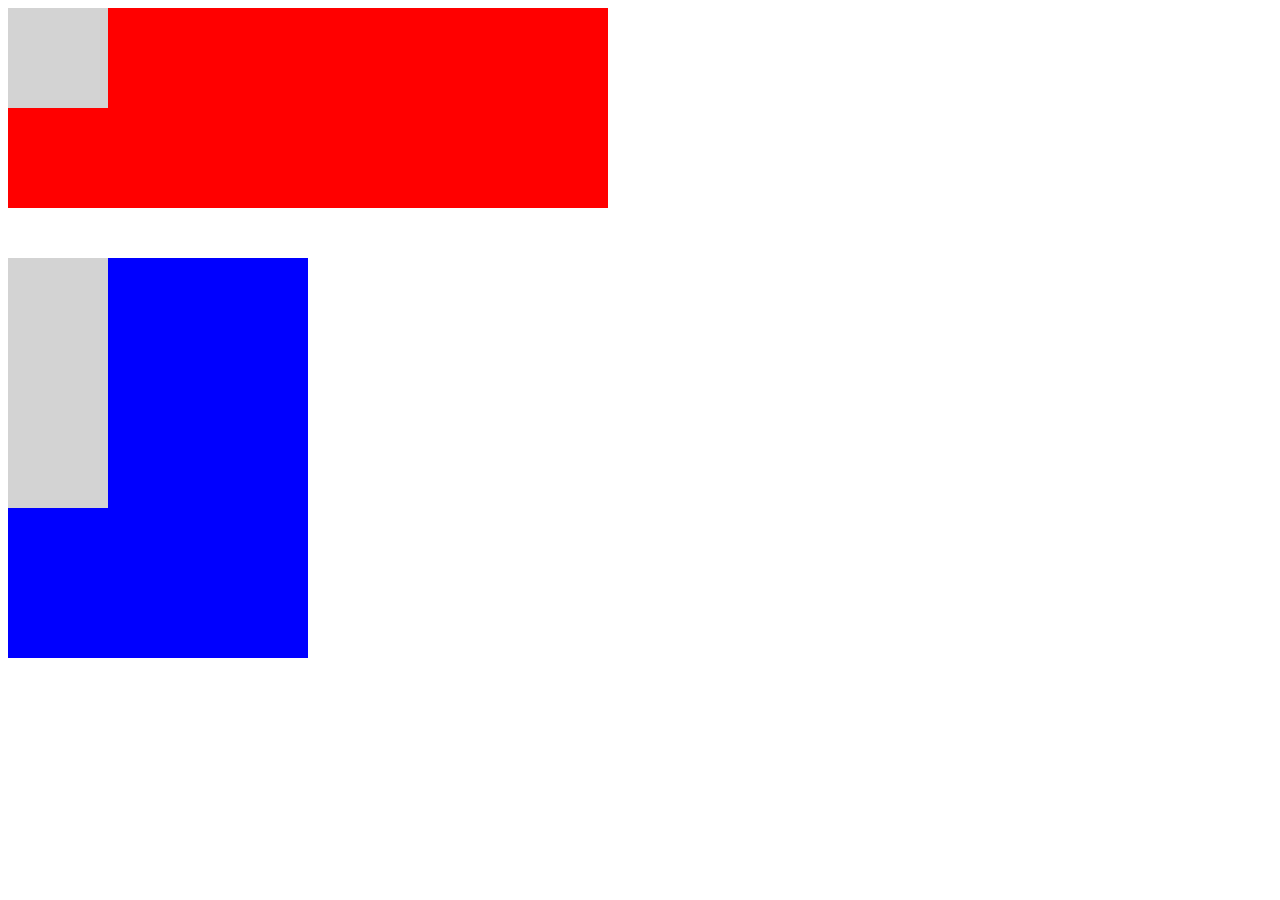
<file: task-1/index.html>
<!DOCTYPE html>
<html lang="en">
  <head>
    <meta charset="UTF-8" />
    <meta name="viewport" content="width=device-width, initial-scale=1.0" />
    <title>task-1</title>
    <link rel="stylesheet" href="style.css" />
  </head>
  <body>
    <div class="box-1">
      <div class="box-3"></div>
    </div>
    <div class="box-2">
      <div class="box-4"></div>
    </div>
  </body>
</html>
</file>
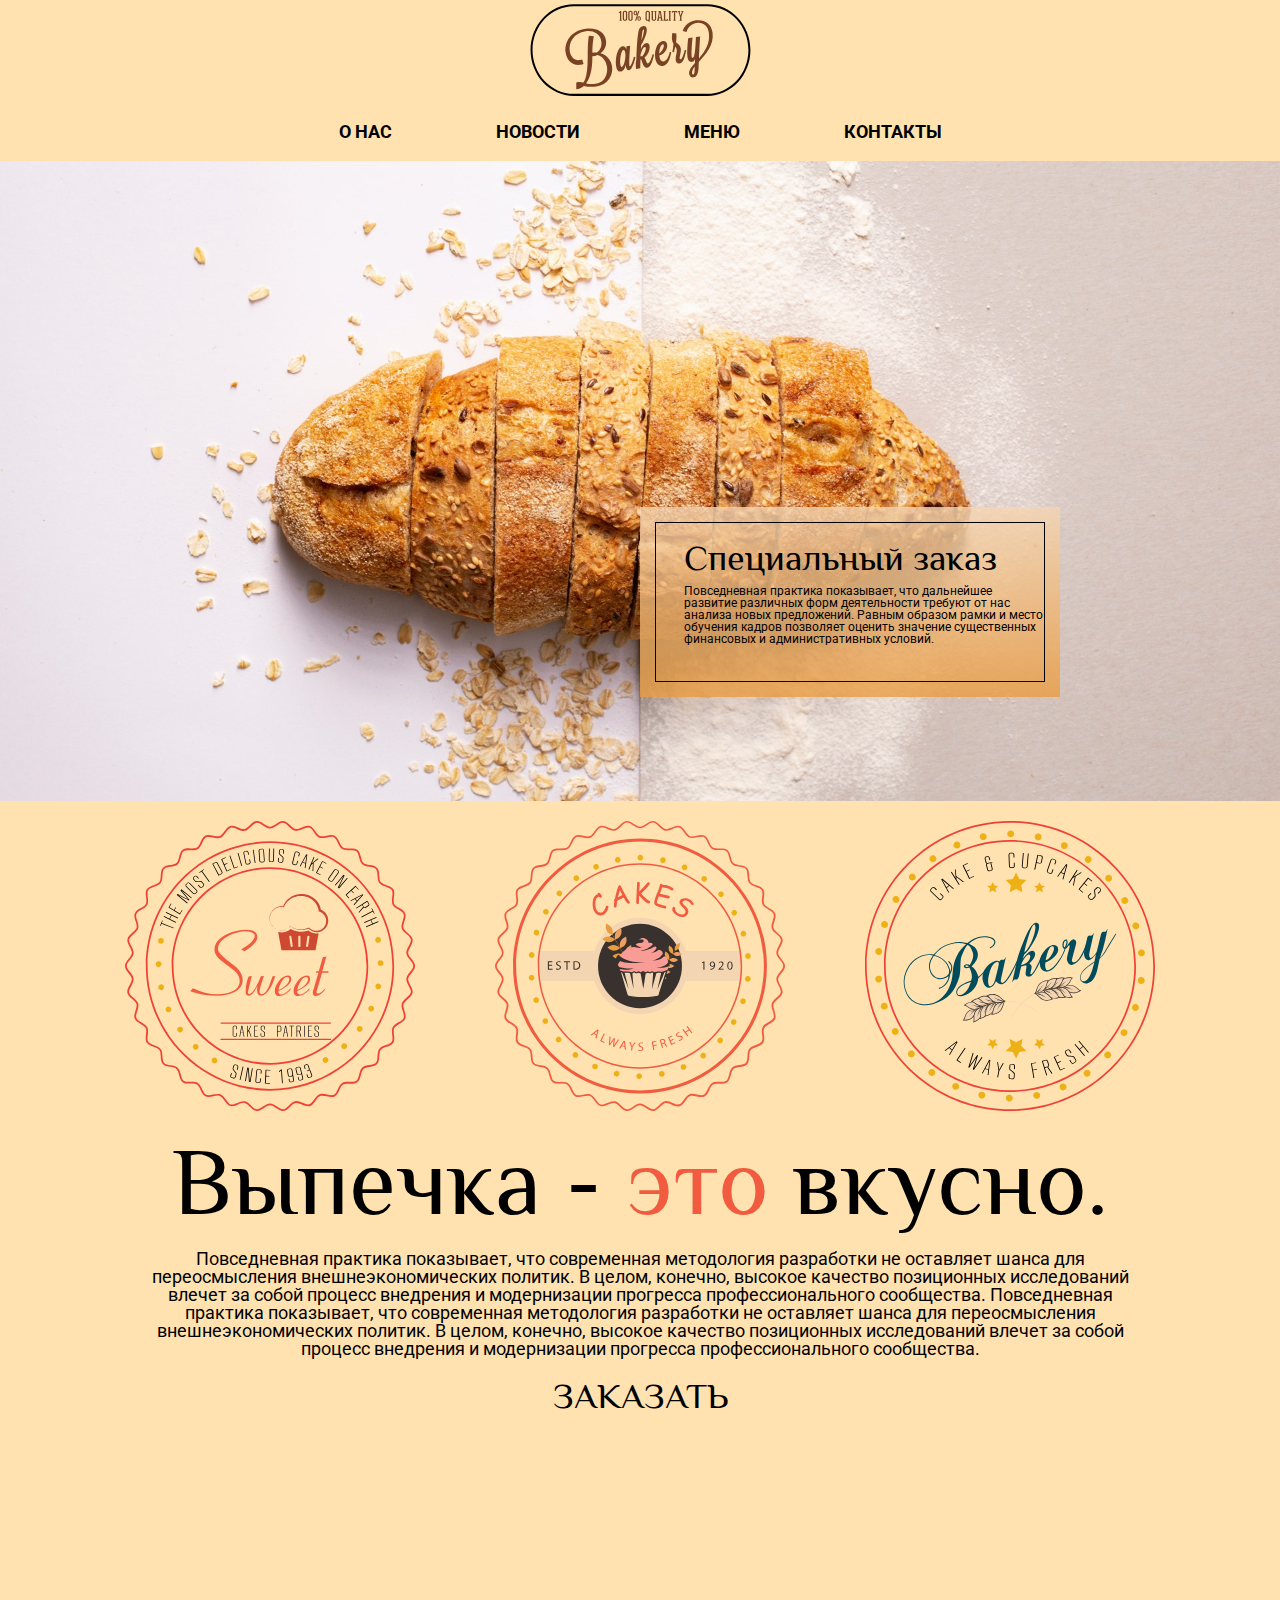
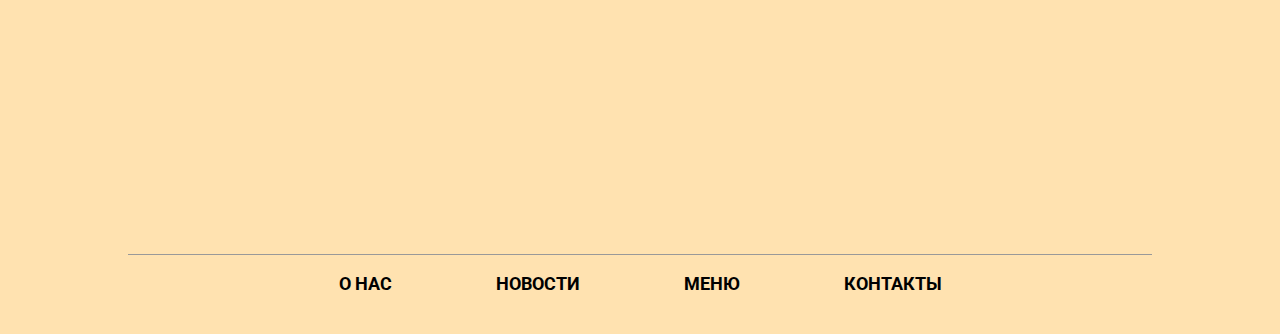
<file: task-2/src/index.html>
<!DOCTYPE html>
<html lang="en">
  <head>
    <meta charset="UTF-8" />
    <meta name="viewport" content="width=device-width, initial-scale=1.0" />
    <link rel="stylesheet" href="css/reset.css">
    <link rel="stylesheet" href="css/normalize.css">
    <link rel="preconnect" href="https://fonts.googleapis.com">
    <link rel="preconnect" href="https://fonts.gstatic.com" crossorigin>
    <link href="https://fonts.googleapis.com/css2?family=Roboto:wght@400;700&display=swap" rel="stylesheet">
    <link href="https://fonts.googleapis.com/css2?family=Philosopher&display=swap" rel="stylesheet">
    <link rel="stylesheet" href="css/style.css" />
    <title>Добрые булки</title>
    <meta name="description" content="лучшая выпечка" />
  </head>
  <body>
    <header>
      <img src="img/01-Logo.svg" alt="Изображение логотипа" />
    </header>
    <nav>
      <ul>
        <li><a href="#">О НАС</a></li>
        <li><a href="#">НОВОСТИ</a></li>
        <li><a href="#">МЕНЮ</a></li>
        <li><a href="#">КОНТАКТЫ</a></li>
      </ul>
    </nav>
    <main>
      <section class="section-about">
        <div class="section-about__block">
          <div class="section-about__border">
            <h1 class="section-about__title">Специальный заказ</h1>
            <p class="section-about__text">
              Повседневная практика показывает, что дальнейшее развитие
              различных форм деятельности требуют от нас анализа новых
              предложений. Равным образом рамки и место обучения кадров
              позволяет оценить значение существенных финансовых и
              административных условий.
            </p>
          </div>
        </div>
      </section>
      <section class="section-description">
        <div class="section-description__icon-box">
          <img src="icons/icons-01.svg" alt="icons" />
          <img src="icons/icons-02.svg" alt="icons" />
          <img src="icons/icons-03.svg" alt="icons" />
        </div>
        <div class="section-description__text-block">
          <h2 class="section-description__title">
            Выпечка - <span class="red">это</span> вкусно.
          </h2>
          <p class="section-description__text">
            Повседневная практика показывает, что современная методология
            разработки не оставляет шанса для переосмысления внешнеэкономических
            политик. В целом, конечно, высокое качество позиционных исследований
            влечет за собой процесс внедрения и модернизации прогресса
            профессионального сообщества. Повседневная практика показывает, что
            современная методология разработки не оставляет шанса для
            переосмысления внешнеэкономических политик. В целом, конечно,
            высокое качество позиционных исследований влечет за собой процесс
            внедрения и модернизации прогресса профессионального сообщества.
          </p>
        </div>
      </section>
      <section class="section-map">
        <h3 class="section-map__title">ЗАКАЗАТЬ</h3>
        <iframe src="https://www.google.com/maps/embed?pb=!1m18!1m12!1m3!1d2173.2901314169103!2d40.982928076426184!3d56.99521689561965!2m3!1f0!2f0!3f0!3m2!1i1024!2i768!4f13.1!3m3!1m2!1s0x414d15b70665f46b%3A0xc16cf7ae089c8533!2z0JHRg9C70LrQuNC9INC00L7QvA!5e0!3m2!1sru!2sru!4v1712335610944!5m2!1sru!2sru" width="900" height="400" style="border:0;" allowfullscreen="" loading="lazy" referrerpolicy="no-referrer-when-downgrade"></iframe>
      </section>
    </main>
    <footer>
      <hr>
      <nav>
        <ul>
          <li><a href="#">О НАС</a></li>
          <li><a href="#">НОВОСТИ</a></li>
          <li><a href="#">МЕНЮ</a></li>
          <li><a href="#">КОНТАКТЫ</a></li>
        </ul>
      </nav>
    </footer>
  </body>
</html>
</file>
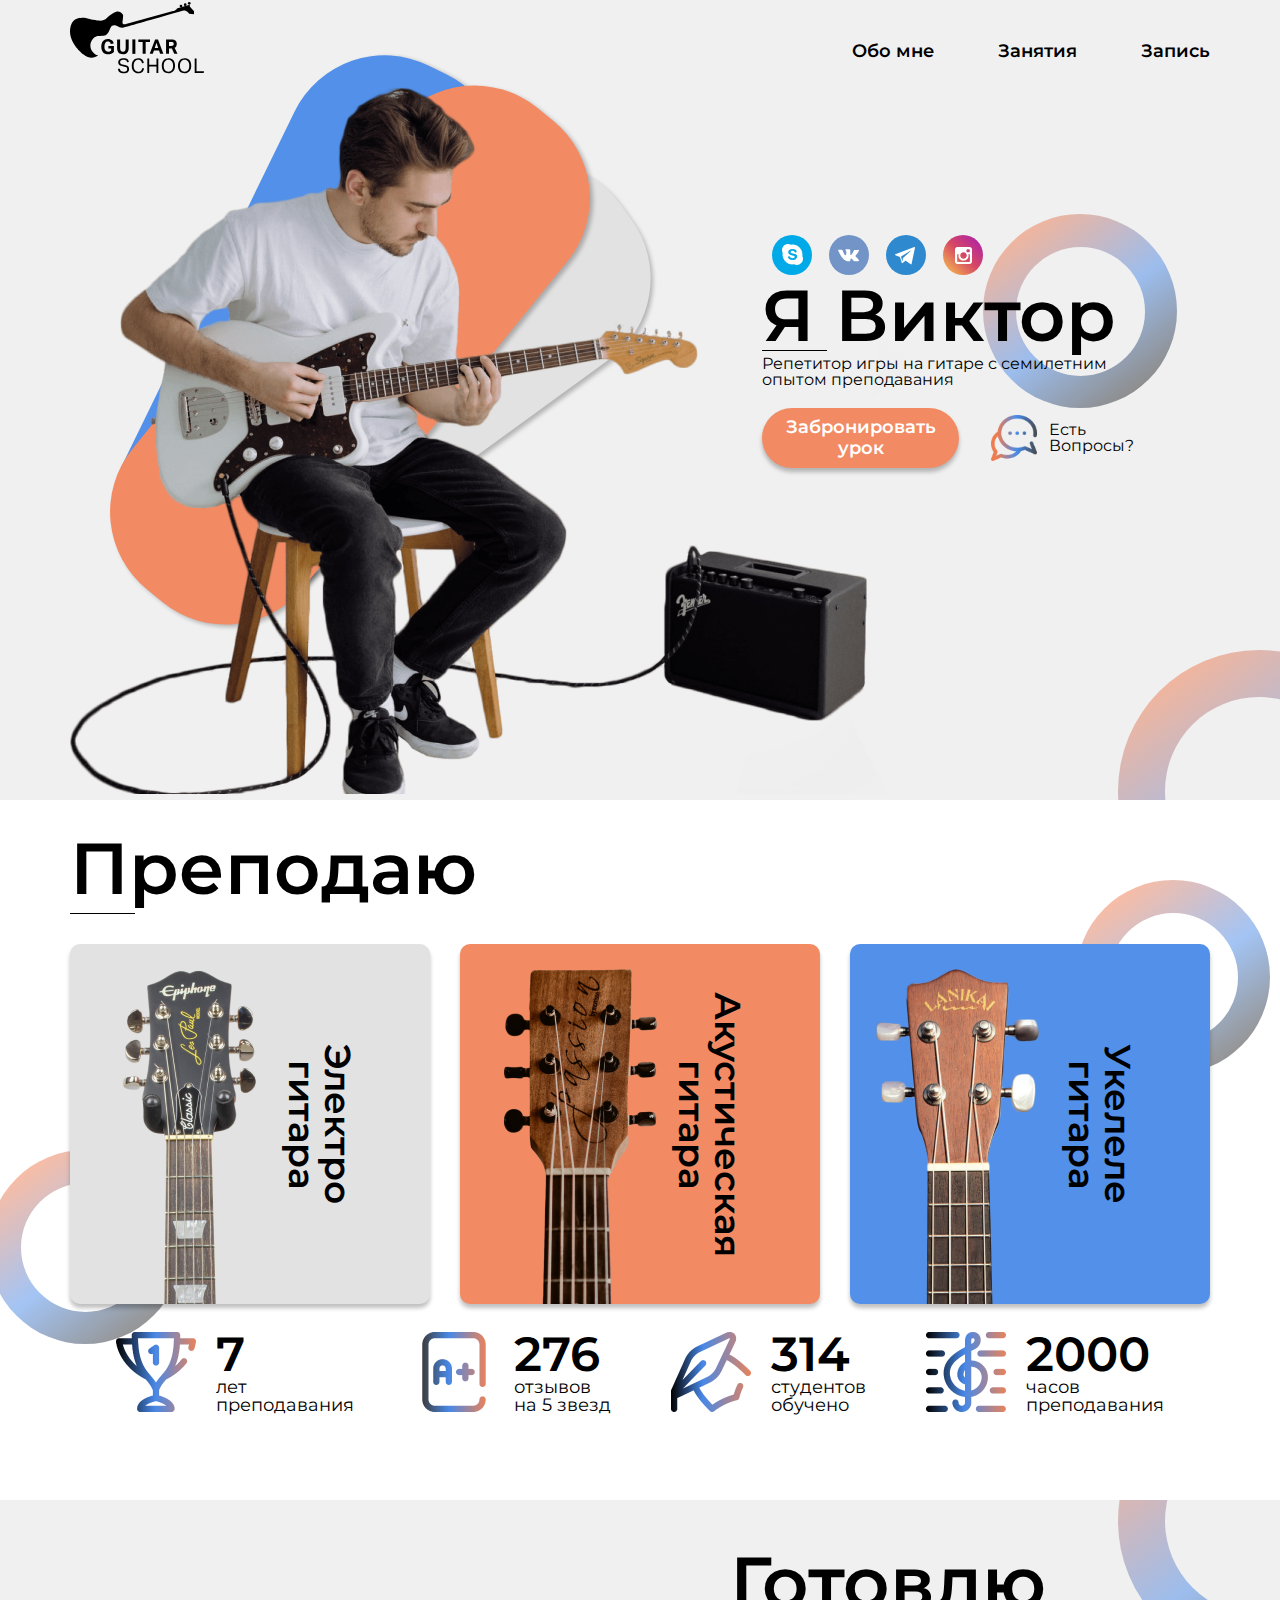
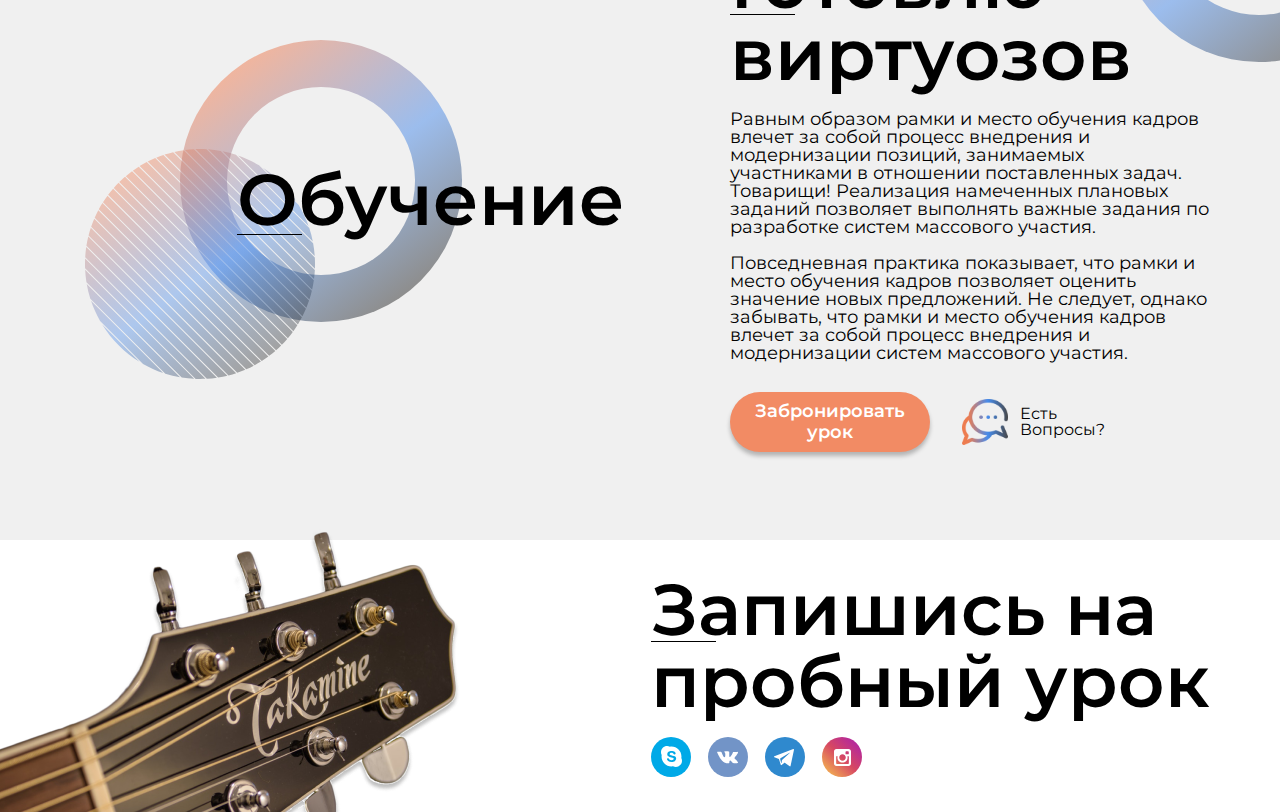
<file: task-4/src/index.html>
<!DOCTYPE html>
<html lang="ru">
  <head>
    <meta charset="UTF-8" />
    <meta
      name="viewport"
      content="width=device-width, user-scalable=no, initial-scale=1.0, maximum-scale=1.0, minimum-scale=1.0"
    />
    <meta http-equiv="X-UA-Compatible" content="ie=edge" />
    <link rel="stylesheet" href="css/normalize.css" />
    <link rel="stylesheet" href="css/reset.css" />
    <link rel="stylesheet" href="css/style.css" />
    <title>гитарист</title>
    <meta name="description" content="учу игре на гитаре" />
    <link
      rel="apple-touch-icon"
      sizes="60x60"
      href="icons/fav-icons/apple-icon-60x60.png"
    />
    <link
      rel="apple-touch-icon"
      sizes="57x57"
      href="icons/fav-icons/apple-icon-57x57.png"
    />
    <link
      rel="apple-touch-icon"
      sizes="72x72"
      href="icons/fav-icons/apple-icon-72x72.png"
    />
    <link
      rel="apple-touch-icon"
      sizes="76x76"
      href="icons/fav-icons/apple-icon-76x76.png"
    />
    <link
      rel="apple-touch-icon"
      sizes="114x114"
      href="icons/fav-icons/apple-icon-114x114.png"
    />
    <link
      rel="apple-touch-icon"
      sizes="120x120"
      href="icons/fav-icons/apple-icon-120x120.png"
    />
    <link
      rel="apple-touch-icon"
      sizes="144x144"
      href="icons/fav-icons/apple-icon-144x144.png"
    />
    <link
      rel="apple-touch-icon"
      sizes="152x152"
      href="icons/fav-icons/apple-icon-152x152.png"
    />
    <link
      rel="apple-touch-icon"
      sizes="180x180"
      href="icons/fav-icons/apple-icon-180x180.png"
    />
    <link
      rel="icon"
      type="image/png"
      sizes="192x192"
      href="icons/fav-icons/android-icon-192x192.png"
    />
    <link
      rel="icon"
      type="image/png"
      sizes="32x32"
      href="icons/fav-icons/favicon-32x32.png"
    />
    <link
      rel="icon"
      type="image/png"
      sizes="96x96"
      href="icons/fav-icons/favicon-96x96.png"
    />
    <link
      rel="icon"
      type="image/png"
      sizes="16x16"
      href="icons/fav-icons/favicon-16x16.png"
    />
    <link rel="manifest" href="icons/fav-icons/manifest.json" />
    <meta name="msapplication-TileColor" content="#ffffff" />
    <meta
      name="msapplication-TileImage"
      content="icons/fav-icons/ms-icon-144x144.png"
    />
    <meta name="theme-color" content="#ffffff" />
  </head>
  <body>
    <!-- первая секция -->
    <section class="main-section">
      <div class="container main-section__nav-container">
        <!-- навигационное меню -->
        <header class="main-section__header">
          <a href="#"
            ><img class="main-section__logo" src="icons/logo.svg" alt="logo"
          /></a>
        </header>
        <nav class="main-section__nav nav-menu">
          <ul class="nav-menu__list">
            <li class="nav-menu__list-item"><a href="#about-me">Обо мне</a></li>
            <li class="nav-menu__list-item"><a href="#lessons">Занятия</a></li>
            <li class="nav-menu__list-item"><a href="#">Запись</a></li>
          </ul>
        </nav>
      </div>

      <div class="container main-section__content-container">
        <!-- левая часть первой секции -->
        <div class="left-wrapper">
          <img
            src="img/foto-main.png"
            alt="foto-main"
            class="left-wrapper__img"
          />
          <div class="left-wrapper__rectangle-blue"></div>
          <div class="left-wrapper__rectangle-orange"></div>
          <div class="left-wrapper__rectangle-grey"></div>
        </div>
        <!-- правая часть первой секции -->
        <div class="right-wrapper">
          <div class="right-wrapper__icons-box icons">
            <div class="icons__item">
              <img class="icons__img" src="icons/skype.svg" alt="skype" />
            </div>
            <div class="icons__item">
              <img class="icons__img" src="icons/vk.svg" alt="vk" />
            </div>
            <div class="icons__item">
              <img class="icons__img" src="icons/telegram.svg" alt="telegram" />
            </div>
            <div class="icons__item">
              <img
                class="icons__img"
                src="icons/instagram.svg"
                alt="instagram"
              />
            </div>
          </div>
          <h1 class="right-wrapper__title title">
            Я Виктор
            <hr class="title__hr" />
          </h1>
          <p class="right-wrapper__text">
            Репетитор игры на гитаре с семилетним опытом преподавания
          </p>
          <div class="right-wrapper__button buttons">
            <button class="buttons__main-btn">
              Забронировать<br />
              урок
            </button>
            <div class="right-wrapper__icon-btn buttons__icon-btn">
              <img src="icons/icons-btn.svg" alt="btn" />
              <p class="buttons__text">
                Есть<br />
                Вопросы?
              </p>
            </div>
          </div>
        </div>

        <div class="main-section__first-ellipse ellipse">
          <div class="ellipse__subtract"></div>
        </div>
      </div>
      <div class="main-section__second-ellipse ellipse ellipse_big">
        <div class="ellipse__subtract ellipse__subtract_big"></div>
      </div>
    </section>

    <!-- вторая секция  -->

    <section id="about-me" class="second-section">
      <div class="container second-section__container">
        <h2 class="second-section__title title">
          Преподаю
          <hr class="title__hr title__hr_bottom" />
        </h2>

        <!-- карточки -->
        <div class="second-section__cards-box">
          <div class="second-section__cards-item cards-item">
            <img src="img/electro.png" alt="electro" class="cards-item__img" />
            <p class="cards-item__text">Электро <br />гитара</p>
          </div>

          <div class="second-section__cards-item cards-item cards-item_orange">
            <img
              src="img/acoustics.png"
              alt="acoustics"
              class="cards-item__img"
            />
            <p class="cards-item__text">Акустическая <br />гитара</p>
          </div>

          <div class="second-section__cards-item cards-item cards-item_blue">
            <img src="img/ukulele.png" alt="ukulele" class="cards-item__img" />
            <p class="cards-item__text">Укелеле <br />гитара</p>
          </div>
        </div>
        <!-- иконки -->
        <div class="second-section__icons-box icons-box">
          <div class="second-section__icons-item icons-item">
            <img src="icons/icons-01.svg" alt="icons" class="icons-item__img" />
            <p class="icons-item__text">
              <span>7</span> <br />
              лет <br />преподавания
            </p>
          </div>

          <div class="second-section__icons-item icons-item">
            <img src="icons/icons-02.svg" alt="icons" class="icons-item__img" />
            <p class="icons-item__text">
              <span>276</span> <br />
              отзывов <br />на 5 звезд
            </p>
          </div>

          <div class="second-section__icons-item icons-item">
            <img src="icons/icons-03.svg" alt="icons" class="icons-item__img" />
            <p class="icons-item__text">
              <span>314</span> <br />
              студентов <br />обучено
            </p>
          </div>
          <div class="second-section__icons-item icons-item">
            <img src="icons/icons-04.svg" alt="icons" class="icons-item__img" />
            <p class="icons-item__text">
              <span>2000</span> <br />
              часов <br />преподавания
            </p>
          </div>
        </div>
        <!-- круги -->
        <div class="second-section__first-ellipse ellipse">
          <div class="ellipse__subtract ellipse__subtract_white"></div>
        </div>

        <div class="second-section__second-ellipse ellipse">
          <div class="ellipse__subtract ellipse__subtract_white"></div>
        </div>
      </div>
    </section>

    <!-- третья секция  -->

    <section id="lessons" class="third-section">
      <div class="container third-section__container">
        <div class="third-section__left-wrapper">
          <h3 class="third-section__left-title title">
            Обучение
            <hr class="title__hr" />
          </h3>
        </div>
        <div class="third-section__right-wrapper">
          <h4 class="third-section__right-title title">
            <hr class="title__hr title__hr_top" />
            Готовлю<br />
            виртуозов
          </h4>
          <p class="third-section__text">
            Равным образом рамки и место обучения кадров влечет за собой процесс
            внедрения и модернизации позиций, занимаемых участниками в отношении
            поставленных задач. Товарищи! Реализация намеченных плановых заданий
            позволяет выполнять важные задания по разработке систем массового
            участия. <br /><br />Повседневная практика показывает, что рамки и
            место обучения кадров позволяет оценить значение новых предложений.
            Не следует, однако забывать, что рамки и место обучения кадров
            влечет за собой процесс внедрения и модернизации систем массового
            участия.
          </p>
          <div class="third-section__button buttons">
            <button class="buttons__main-btn">
              Забронировать<br />
              урок
            </button>
            <div class="third-section__icon-btn buttons__icon-btn">
              <img src="icons/icons-btn.svg" alt="btn" />
              <p class="buttons__text">
                Есть<br />
                Вопросы?
              </p>
            </div>
          </div>
        </div>

        <div class="third-section__first-ellipse ellipse ellipse_big">
          <div class="ellipse__subtract ellipse__subtract_big"></div>
        </div>
        <img
          src="icons/subtract.svg"
          alt="ellipse"
          class="third-section__figure"
        />
      </div>
      <div class="third-section__second-ellipse ellipse ellipse_big">
        <div class="ellipse__subtract ellipse__subtract_big"></div>
      </div>
    </section>

    <!-- футер -->
    <footer class="footer">
      <div class="container footer__container">
        <img src="img/grif.png" alt="grif" class="footer__img" />
        <div class="footer__wrapper">
          <h5 class="footer__title title">
            <hr class="title__hr title__hr_top" />
            Запишись на<br />
            пробный урок
          </h5>
          <div class="footer__icons-box icons">
            <div class="icons__item">
              <img class="icons__img" src="icons/skype.svg" alt="skype" />
            </div>
            <div class="icons__item">
              <img class="icons__img" src="icons/vk.svg" alt="vk" />
            </div>
            <div class="icons__item">
              <img class="icons__img" src="icons/telegram.svg" alt="telegram" />
            </div>
            <div class="icons__item">
              <img
                class="icons__img"
                src="icons/instagram.svg"
                alt="instagram"
              />
            </div>
          </div>
        </div>
      </div>
    </footer>
  </body>
</html>
</file>
<file: task-1/style.css>
.box-1 {
  width: 600px;
  height: 200px;
  background-color: red;
  margin-bottom: 50px;
}
.box-3 {
  width: 100px;
  height: 100px;
  background-color: lightgrey;
}
.box-2 {
  width: 300px;
  height: 400px;
  background-color: blue;
}
.box-4 {
  width: 100px;
  height: 250px;
  background-color: lightgrey;
}
</file>
<file: task-2/src/css/style.css>
* {
  box-sizing: border-box;
}

html {
  font-family: Roboto, sans-serif;
  font-weight: 400;
}

body {
  background-color: #ffe2b0;
}

header {
  text-align: center;
  margin-bottom: 20px;
}

nav {
  margin-bottom: 20px;
}

ul {
  list-style-type: none;
  text-align: center;
  padding: 0;
}
li {
  display: inline;
  margin-right: 100px;
}
li:last-child {
  margin-right: 0;
}

a {
  color: black;
  text-decoration: none;
  font-size: 18px;
  font-weight: 700;
}

.section-about {
  height: 640px;
  background: url(../img/img-fon.jpg) center/ cover no-repeat;
  position: relative;
  margin-bottom: 20px;
}
.section-about__block {
  width: 420px;
  height: 190px;
  background: linear-gradient(
    180deg,
    rgba(244, 213, 178, 0.8) 0%,
    rgba(234, 156, 65, 0.8) 100%
  );
  position: absolute;
  top: 54%;
  left: 50%;
  text-align: center;
  padding-top: 15px;
}
.section-about__border {
  width: 390px;
  height: 160px;
  border: 1px solid #000000;
  margin: 0 auto;
  padding: 17px 0 0 28px;
  text-align: left;
}
.section-about__title {
  font-size: 36px;
  margin: 0 0 9px 0;
  font-family: Philosopher, sans-serif;
}

.section-about__text {
  font-size: 12px;
  margin: 0;
}

.section-description {
  margin-bottom: 20px;
}

.section-description__icon-box {
  text-align: center;
  margin-bottom: 20px;
}

.section-description__icon-box img {
  margin-right: 76px;
}
.section-description__icon-box img:last-child {
  margin-right: 0;
}
.section-description__title {
  margin: 0 0 20px 0;
  font-size: 96px;
  text-align: center;
  font-family: Philosopher, sans-serif;
}
.red {
  color: #f15b40;
}
.section-description__text {
  margin: 0 auto;
  font-size: 18px;
  text-align: center;
  width: 1000px;
}
.section-map{
  margin-bottom: 20px;
}
.section-map__title {
  font-size: 36px;
  text-align: center;
  margin-bottom: 20px;
  font-family: Philosopher, sans-serif;
}

iframe{
  display: block;
  margin: 0 auto;
}
footer{
  height: 80px;
}
hr{
  border: none;
  border-top: 1px solid #999999;
  width: 1024px;
  margin: 0 auto 20px;
}
</file>
<file: task-4/src/css/style.css>
@charset "UTF-8";
/* line 1, ../../../../!Моё обучение/WebDevelopmentHTML/layout-from-scratch/task-4/src/sass/style.sass */
* {
  box-sizing: border-box;
}

@font-face {
  font-family: "MontserratT";
  src: url("../fonts/Montserrat-Regular.ttf");
  font-weight: normal;
  font-style: normal;
}

@font-face {
  font-family: "MontserratT";
  src: url("../fonts/Montserrat-SemiBold.ttf");
  font-weight: bold;
  font-style: normal;
}

/* line 20, ../../../../!Моё обучение/WebDevelopmentHTML/layout-from-scratch/task-4/src/sass/style.sass */
html {
  font-family: "MontserratT";
  font-weight: normal;
}

/* line 27, ../../../../!Моё обучение/WebDevelopmentHTML/layout-from-scratch/task-4/src/sass/style.sass */
.container {
  position: relative;
  max-width: 1140px;
  margin: 0 auto;
}

/* line 33, ../../../../!Моё обучение/WebDevelopmentHTML/layout-from-scratch/task-4/src/sass/style.sass */
.main-section {
  min-height: 800px;
  background: #F0F0F0;
  padding-top: 16px;
  position: relative;
  overflow: hidden;
}

/* line 39, ../../../../!Моё обучение/WebDevelopmentHTML/layout-from-scratch/task-4/src/sass/style.sass */
.main-section__nav-container {
  display: flex;
  justify-content: space-between;
  height: 69px;
  align-items: center;
}

/* line 44, ../../../../!Моё обучение/WebDevelopmentHTML/layout-from-scratch/task-4/src/sass/style.sass */
.main-section__logo {
  width: 134px;
}

/* line 46, ../../../../!Моё обучение/WebDevelopmentHTML/layout-from-scratch/task-4/src/sass/style.sass */
.main-section__content-container {
  position: relative;
  display: flex;
}

/* line 49, ../../../../!Моё обучение/WebDevelopmentHTML/layout-from-scratch/task-4/src/sass/style.sass */
.main-section__first-ellipse {
  position: absolute;
  top: 129px;
  right: 33px;
}

/* line 53, ../../../../!Моё обучение/WebDevelopmentHTML/layout-from-scratch/task-4/src/sass/style.sass */
.main-section__second-ellipse {
  position: absolute;
  right: -120px;
  top: 650px;
}

/* line 60, ../../../../!Моё обучение/WebDevelopmentHTML/layout-from-scratch/task-4/src/sass/style.sass */
.nav-menu__list {
  display: flex;
}

/* line 62, ../../../../!Моё обучение/WebDevelopmentHTML/layout-from-scratch/task-4/src/sass/style.sass */
.nav-menu__list-item {
  margin-right: 64px;
  font-size: 18px;
  font-weight: bold;
}

/* line 66, ../../../../!Моё обучение/WebDevelopmentHTML/layout-from-scratch/task-4/src/sass/style.sass */
.nav-menu__list-item:last-child {
  margin-right: 0;
}

/* line 68, ../../../../!Моё обучение/WebDevelopmentHTML/layout-from-scratch/task-4/src/sass/style.sass */
.nav-menu__list-item a {
  text-decoration: none;
  color: black;
}

/* line 73, ../../../../!Моё обучение/WebDevelopmentHTML/layout-from-scratch/task-4/src/sass/style.sass */
.left-wrapper {
  position: relative;
}

/* line 75, ../../../../!Моё обучение/WebDevelopmentHTML/layout-from-scratch/task-4/src/sass/style.sass */
.left-wrapper img {
  position: relative;
  z-index: 5;
}

/* line 78, ../../../../!Моё обучение/WebDevelopmentHTML/layout-from-scratch/task-4/src/sass/style.sass */
.left-wrapper__rectangle-blue {
  position: absolute;
  z-index: 2;
  top: 140px;
  left: -57px;
  border-radius: 100px;
  width: 590px;
  height: 220px;
  background: #5290EA;
  box-shadow: 0 4px 4px 0 rgba(0, 0, 0, 0.25);
  transform: rotate(-64deg);
}

/* line 89, ../../../../!Моё обучение/WebDevelopmentHTML/layout-from-scratch/task-4/src/sass/style.sass */
.left-wrapper__rectangle-orange {
  position: absolute;
  z-index: 3;
  top: 160px;
  left: -30px;
  border-radius: 100px;
  width: 620px;
  height: 220px;
  box-shadow: 0 4px 4px 0 rgba(0, 0, 0, 0.25);
  background: #f28b64;
  transform: rotate(-51deg);
}

/* line 100, ../../../../!Моё обучение/WebDevelopmentHTML/layout-from-scratch/task-4/src/sass/style.sass */
.left-wrapper__rectangle-grey {
  position: absolute;
  z-index: 1;
  left: 22px;
  top: 190px;
  border-radius: 100px;
  width: 590px;
  height: 220px;
  box-shadow: 0 4px 4px 0 rgba(0, 0, 0, 0.25);
  background: #e2e2e2;
  transform: rotate(-36deg);
}

/* line 112, ../../../../!Моё обучение/WebDevelopmentHTML/layout-from-scratch/task-4/src/sass/style.sass */
.right-wrapper {
  width: 372px;
  position: absolute;
  top: 150px;
  right: 76px;
  z-index: 5;
}

/* line 118, ../../../../!Моё обучение/WebDevelopmentHTML/layout-from-scratch/task-4/src/sass/style.sass */
.right-wrapper__icons-box {
  margin-bottom: 1px;
  padding-left: 10px;
}

/* line 121, ../../../../!Моё обучение/WebDevelopmentHTML/layout-from-scratch/task-4/src/sass/style.sass */
.right-wrapper__title {
  margin-bottom: 5px;
}

/* line 123, ../../../../!Моё обучение/WebDevelopmentHTML/layout-from-scratch/task-4/src/sass/style.sass */
.right-wrapper__text {
  font-size: 16px;
  margin-bottom: 20px;
}

/* line 127, ../../../../!Моё обучение/WebDevelopmentHTML/layout-from-scratch/task-4/src/sass/style.sass */
.icons {
  display: flex;
  gap: 17px;
}

/* line 132, ../../../../!Моё обучение/WebDevelopmentHTML/layout-from-scratch/task-4/src/sass/style.sass */
.title {
  font-size: 72px;
  position: relative;
  font-weight: bold;
}

/* line 136, ../../../../!Моё обучение/WebDevelopmentHTML/layout-from-scratch/task-4/src/sass/style.sass */
.title__hr {
  width: 65px;
  position: absolute;
  bottom: 0;
  margin: 0;
  border: none;
  border-top: 1px solid black;
}

/* line 144, ../../../../!Моё обучение/WebDevelopmentHTML/layout-from-scratch/task-4/src/sass/style.sass */
.buttons {
  display: flex;
}

/* line 146, ../../../../!Моё обучение/WebDevelopmentHTML/layout-from-scratch/task-4/src/sass/style.sass */
.buttons__main-btn {
  margin-right: 32px;
  width: 200px;
  height: 60px;
  background: #f28b64;
  border-radius: 100px;
  box-shadow: 0 4px 4px 0 rgba(0, 0, 0, 0.25);
  border: none;
  font-size: 18px;
  color: white;
  font-weight: bold;
}

/* line 157, ../../../../!Моё обучение/WebDevelopmentHTML/layout-from-scratch/task-4/src/sass/style.sass */
.buttons__icon-btn {
  display: flex;
  align-items: center;
}

/* line 160, ../../../../!Моё обучение/WebDevelopmentHTML/layout-from-scratch/task-4/src/sass/style.sass */
.buttons__icon-btn img {
  margin-right: 12px;
}

/* line 162, ../../../../!Моё обучение/WebDevelopmentHTML/layout-from-scratch/task-4/src/sass/style.sass */
.buttons__text {
  font-size: 16px;
}

/* line 165, ../../../../!Моё обучение/WebDevelopmentHTML/layout-from-scratch/task-4/src/sass/style.sass */
.ellipse {
  width: 194px;
  height: 194px;
  background: linear-gradient(143.59deg, rgba(237, 123, 80, 0.5) 14.848%, rgba(72, 138, 234, 0.5) 53.247%, rgba(44, 44, 44, 0.5) 85.739%);
  border-radius: 150px;
  display: flex;
  justify-content: center;
  align-items: center;
}

/* line 173, ../../../../!Моё обучение/WebDevelopmentHTML/layout-from-scratch/task-4/src/sass/style.sass */
.ellipse_big {
  width: 282px;
  height: 282px;
}

/* line 176, ../../../../!Моё обучение/WebDevelopmentHTML/layout-from-scratch/task-4/src/sass/style.sass */
.ellipse__subtract {
  width: 129px;
  height: 129px;
  background: #F0F0F0;
  border-radius: 150px;
}

/* line 181, ../../../../!Моё обучение/WebDevelopmentHTML/layout-from-scratch/task-4/src/sass/style.sass */
.ellipse__subtract_big {
  width: 188px;
  height: 188px;
}

/* line 184, ../../../../!Моё обучение/WebDevelopmentHTML/layout-from-scratch/task-4/src/sass/style.sass */
.ellipse__subtract_white {
  background: white;
}

/* line 191, ../../../../!Моё обучение/WebDevelopmentHTML/layout-from-scratch/task-4/src/sass/style.sass */
.second-section {
  overflow: hidden;
  min-height: 700px;
}

/* line 194, ../../../../!Моё обучение/WebDevelopmentHTML/layout-from-scratch/task-4/src/sass/style.sass */
.second-section__container {
  padding-top: 32px;
  position: relative;
}

/* line 197, ../../../../!Моё обучение/WebDevelopmentHTML/layout-from-scratch/task-4/src/sass/style.sass */
.second-section__title {
  margin-bottom: 40px;
}

/* line 199, ../../../../!Моё обучение/WebDevelopmentHTML/layout-from-scratch/task-4/src/sass/style.sass */
.second-section__cards-box {
  display: flex;
  justify-content: center;
  gap: 30px;
  margin-bottom: 26px;
}

/* line 204, ../../../../!Моё обучение/WebDevelopmentHTML/layout-from-scratch/task-4/src/sass/style.sass */
.second-section__icons-box {
  display: flex;
  justify-content: center;
  gap: 60px;
}

/* line 208, ../../../../!Моё обучение/WebDevelopmentHTML/layout-from-scratch/task-4/src/sass/style.sass */
.second-section__first-ellipse {
  position: absolute;
  top: 80px;
  right: -60px;
  z-index: -1;
}

/* line 213, ../../../../!Моё обучение/WebDevelopmentHTML/layout-from-scratch/task-4/src/sass/style.sass */
.second-section__second-ellipse {
  position: absolute;
  top: 350px;
  left: -82px;
  z-index: -1;
}

/* line 221, ../../../../!Моё обучение/WebDevelopmentHTML/layout-from-scratch/task-4/src/sass/style.sass */
.cards-item {
  position: relative;
  width: 360px;
  height: 360px;
  background: #e2e2e2;
  border-radius: 10px;
  box-shadow: 0 4px 4px 0 rgba(0, 0, 0, 0.25);
  display: flex;
  align-items: flex-end;
}

/* line 230, ../../../../!Моё обучение/WebDevelopmentHTML/layout-from-scratch/task-4/src/sass/style.sass */
.cards-item__img {
  height: 335px;
}

/* line 232, ../../../../!Моё обучение/WebDevelopmentHTML/layout-from-scratch/task-4/src/sass/style.sass */
.cards-item__text {
  width: 280px;
  font-size: 36px;
  text-align: center;
  transform: rotate(90deg);
  position: absolute;
  top: 144px;
  right: -30px;
  font-weight: bold;
}

/* line 242, ../../../../!Моё обучение/WebDevelopmentHTML/layout-from-scratch/task-4/src/sass/style.sass */
.cards-item_orange {
  background: #f28b64;
}

/* line 245, ../../../../!Моё обучение/WebDevelopmentHTML/layout-from-scratch/task-4/src/sass/style.sass */
.cards-item_blue {
  background: #5290EA;
}

/* line 249, ../../../../!Моё обучение/WebDevelopmentHTML/layout-from-scratch/task-4/src/sass/style.sass */
.icons-item {
  display: flex;
  align-items: center;
}

/* line 252, ../../../../!Моё обучение/WebDevelopmentHTML/layout-from-scratch/task-4/src/sass/style.sass */
.icons-item__img {
  margin-right: 20px;
  width: 80px;
}

/* line 255, ../../../../!Моё обучение/WebDevelopmentHTML/layout-from-scratch/task-4/src/sass/style.sass */
.icons-item__text {
  font-size: 18px;
}

/* line 257, ../../../../!Моё обучение/WebDevelopmentHTML/layout-from-scratch/task-4/src/sass/style.sass */
.icons-item__text span {
  font-size: 48px;
  font-weight: bold;
}

/* line 261, ../../../../!Моё обучение/WebDevelopmentHTML/layout-from-scratch/task-4/src/sass/style.sass */
.title__hr_bottom {
  bottom: -10px;
}

/* line 265, ../../../../!Моё обучение/WebDevelopmentHTML/layout-from-scratch/task-4/src/sass/style.sass */
.third-section {
  position: relative;
  min-height: 640px;
  background: #F0F0F0;
  z-index: 0;
  overflow: hidden;
}

/* line 271, ../../../../!Моё обучение/WebDevelopmentHTML/layout-from-scratch/task-4/src/sass/style.sass */
.third-section__container {
  display: flex;
  align-items: center;
  padding-top: 46px;
  padding-left: 167px;
  justify-content: space-between;
}

/* line 277, ../../../../!Моё обучение/WebDevelopmentHTML/layout-from-scratch/task-4/src/sass/style.sass */
.third-section__right-wrapper {
  max-width: 480px;
}

/* line 279, ../../../../!Моё обучение/WebDevelopmentHTML/layout-from-scratch/task-4/src/sass/style.sass */
.third-section__right-title {
  margin-bottom: 20px;
}

/* line 281, ../../../../!Моё обучение/WebDevelopmentHTML/layout-from-scratch/task-4/src/sass/style.sass */
.third-section__text {
  font-size: 18px;
  margin-bottom: 30px;
}

/* line 284, ../../../../!Моё обучение/WebDevelopmentHTML/layout-from-scratch/task-4/src/sass/style.sass */
.third-section__first-ellipse {
  position: absolute;
  top: 140px;
  left: 110px;
  z-index: -1;
}

/* line 289, ../../../../!Моё обучение/WebDevelopmentHTML/layout-from-scratch/task-4/src/sass/style.sass */
.third-section__figure {
  position: absolute;
  top: 249px;
  left: 15px;
  z-index: -1;
}

/* line 294, ../../../../!Моё обучение/WebDevelopmentHTML/layout-from-scratch/task-4/src/sass/style.sass */
.third-section__second-ellipse {
  position: absolute;
  top: -120px;
  right: -120px;
}

/* line 299, ../../../../!Моё обучение/WebDevelopmentHTML/layout-from-scratch/task-4/src/sass/style.sass */
.title__hr_top {
  bottom: 75px;
}

/* line 303, ../../../../!Моё обучение/WebDevelopmentHTML/layout-from-scratch/task-4/src/sass/style.sass */
.footer__container {
  min-height: 272px;
  display: flex;
  align-items: center;
  justify-content: flex-end;
}

/* line 308, ../../../../!Моё обучение/WebDevelopmentHTML/layout-from-scratch/task-4/src/sass/style.sass */
.footer__img {
  position: absolute;
  left: -250px;
  bottom: 0;
}

/* line 312, ../../../../!Моё обучение/WebDevelopmentHTML/layout-from-scratch/task-4/src/sass/style.sass */
.footer__title {
  margin-bottom: 20px;
}

@media (max-width: 1199px) {
  /* line 317, ../../../../!Моё обучение/WebDevelopmentHTML/layout-from-scratch/task-4/src/sass/style.sass */
  .container {
    width: 960px;
  }
  /* line 319, ../../../../!Моё обучение/WebDevelopmentHTML/layout-from-scratch/task-4/src/sass/style.sass */
  .main-section {
    min-height: 690px;
  }
  /* line 321, ../../../../!Моё обучение/WebDevelopmentHTML/layout-from-scratch/task-4/src/sass/style.sass */
  .main-section__first-ellipse {
    right: 10px;
  }
  /* line 323, ../../../../!Моё обучение/WebDevelopmentHTML/layout-from-scratch/task-4/src/sass/style.sass */
  .main-section__second-ellipse {
    top: 560px;
  }
  /* line 326, ../../../../!Моё обучение/WebDevelopmentHTML/layout-from-scratch/task-4/src/sass/style.sass */
  .left-wrapper img {
    width: 750px;
  }
  /* line 328, ../../../../!Моё обучение/WebDevelopmentHTML/layout-from-scratch/task-4/src/sass/style.sass */
  .left-wrapper__rectangle-blue {
    width: 500px;
    height: 200px;
  }
  /* line 331, ../../../../!Моё обучение/WebDevelopmentHTML/layout-from-scratch/task-4/src/sass/style.sass */
  .left-wrapper__rectangle-orange {
    width: 550px;
    height: 200px;
    left: -43px;
  }
  /* line 335, ../../../../!Моё обучение/WebDevelopmentHTML/layout-from-scratch/task-4/src/sass/style.sass */
  .left-wrapper__rectangle-grey {
    width: 500px;
    height: 200px;
  }
  /* line 338, ../../../../!Моё обучение/WebDevelopmentHTML/layout-from-scratch/task-4/src/sass/style.sass */
  .right-wrapper {
    right: 20px;
  }
  /* line 341, ../../../../!Моё обучение/WebDevelopmentHTML/layout-from-scratch/task-4/src/sass/style.sass */
  .second-section {
    min-height: 600px;
  }
  /* line 343, ../../../../!Моё обучение/WebDevelopmentHTML/layout-from-scratch/task-4/src/sass/style.sass */
  .second-section__cards-box {
    justify-content: center;
    gap: 20px;
  }
  /* line 346, ../../../../!Моё обучение/WebDevelopmentHTML/layout-from-scratch/task-4/src/sass/style.sass */
  .second-section__icons-box {
    gap: 10px;
  }
  /* line 348, ../../../../!Моё обучение/WebDevelopmentHTML/layout-from-scratch/task-4/src/sass/style.sass */
  .cards-item {
    width: 300px;
    height: 300px;
  }
  /* line 351, ../../../../!Моё обучение/WebDevelopmentHTML/layout-from-scratch/task-4/src/sass/style.sass */
  .cards-item__img {
    height: 270px;
  }
  /* line 353, ../../../../!Моё обучение/WebDevelopmentHTML/layout-from-scratch/task-4/src/sass/style.sass */
  .cards-item__text {
    top: 120px;
    right: -50px;
    font-size: 30px;
  }
  /* line 358, ../../../../!Моё обучение/WebDevelopmentHTML/layout-from-scratch/task-4/src/sass/style.sass */
  .third-section__container {
    padding-left: 40px;
  }
  /* line 360, ../../../../!Моё обучение/WebDevelopmentHTML/layout-from-scratch/task-4/src/sass/style.sass */
  .third-section__right-wrapper {
    max-width: 450px;
  }
}

@media (max-width: 991px) {
  /* line 364, ../../../../!Моё обучение/WebDevelopmentHTML/layout-from-scratch/task-4/src/sass/style.sass */
  .container {
    width: 720px;
  }
}

@media (max-width: 767px) {
  /* line 368, ../../../../!Моё обучение/WebDevelopmentHTML/layout-from-scratch/task-4/src/sass/style.sass */
  .container {
    width: 540px;
  }
}

@media (max-width: 575px) {
  /* line 372, ../../../../!Моё обучение/WebDevelopmentHTML/layout-from-scratch/task-4/src/sass/style.sass */
  .container {
    width: 100%;
  }
}

/*# sourceMappingURL=style.css.map */
</file>
